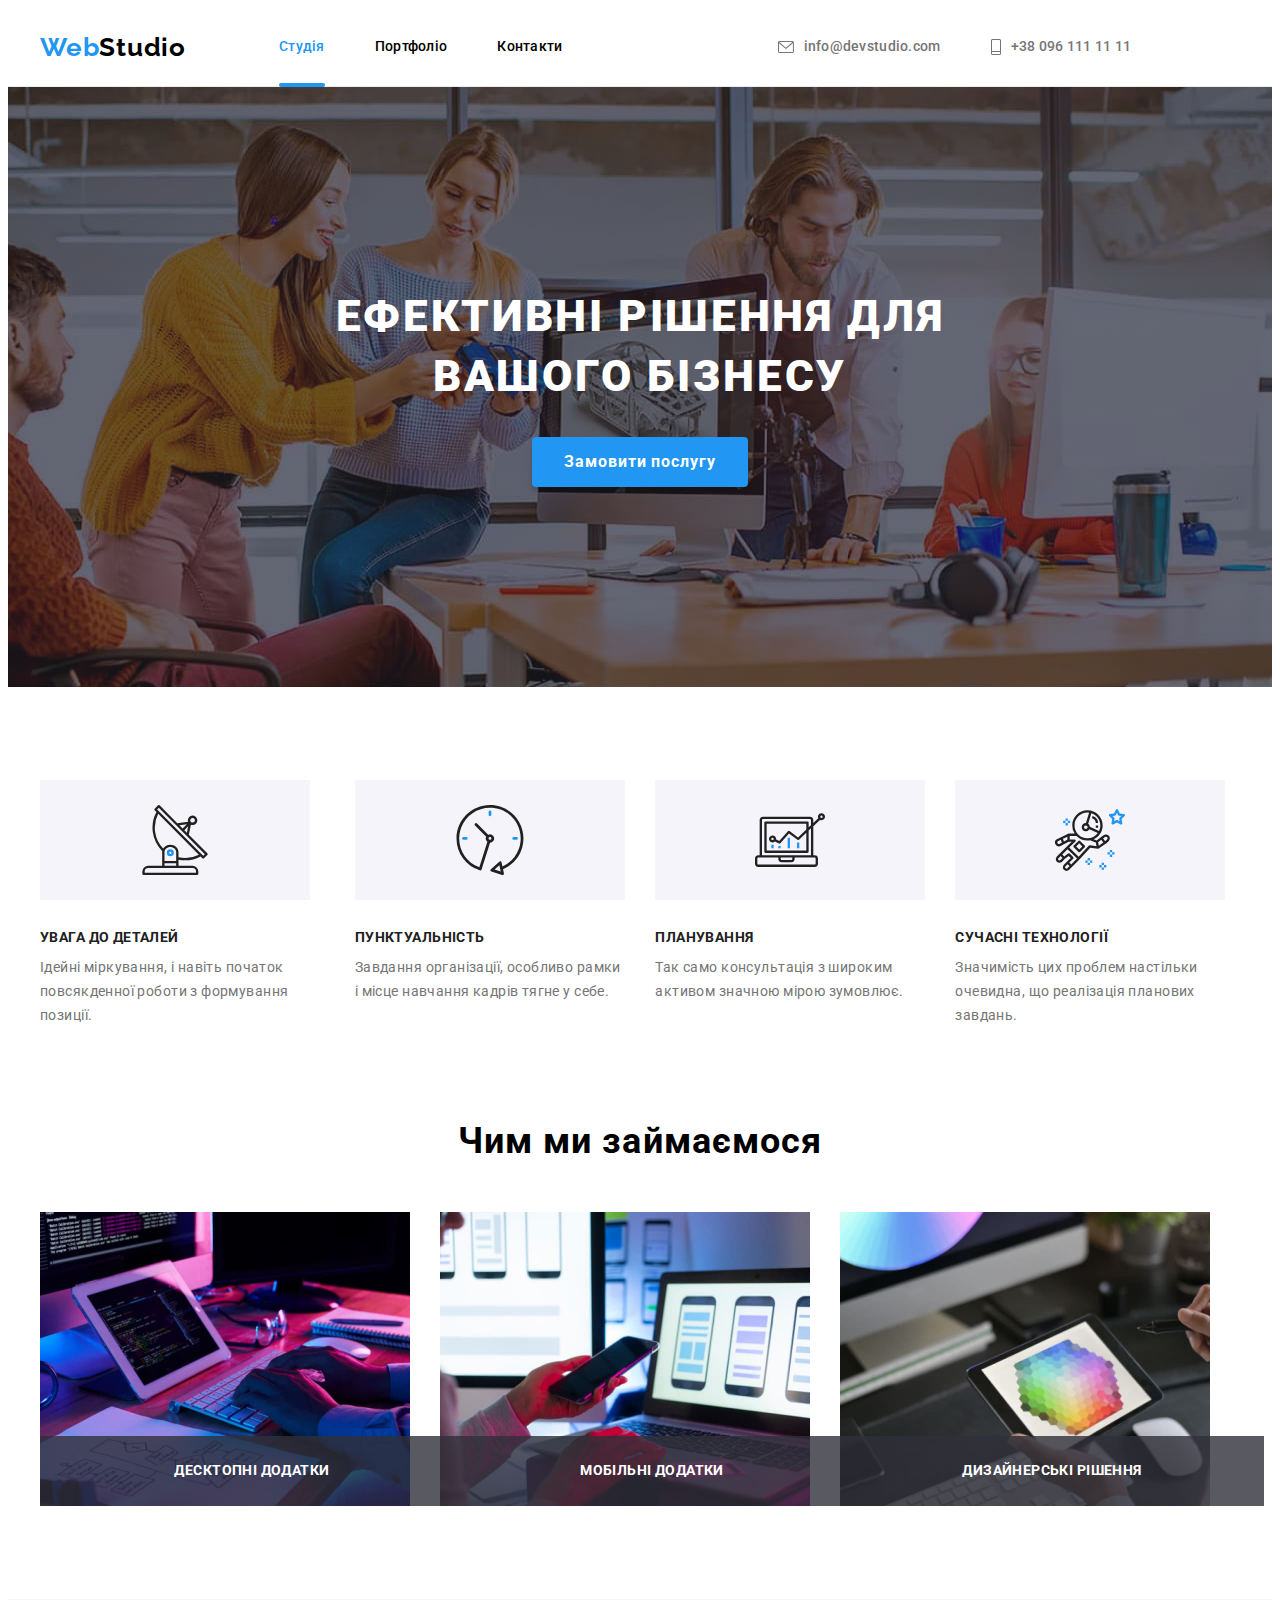
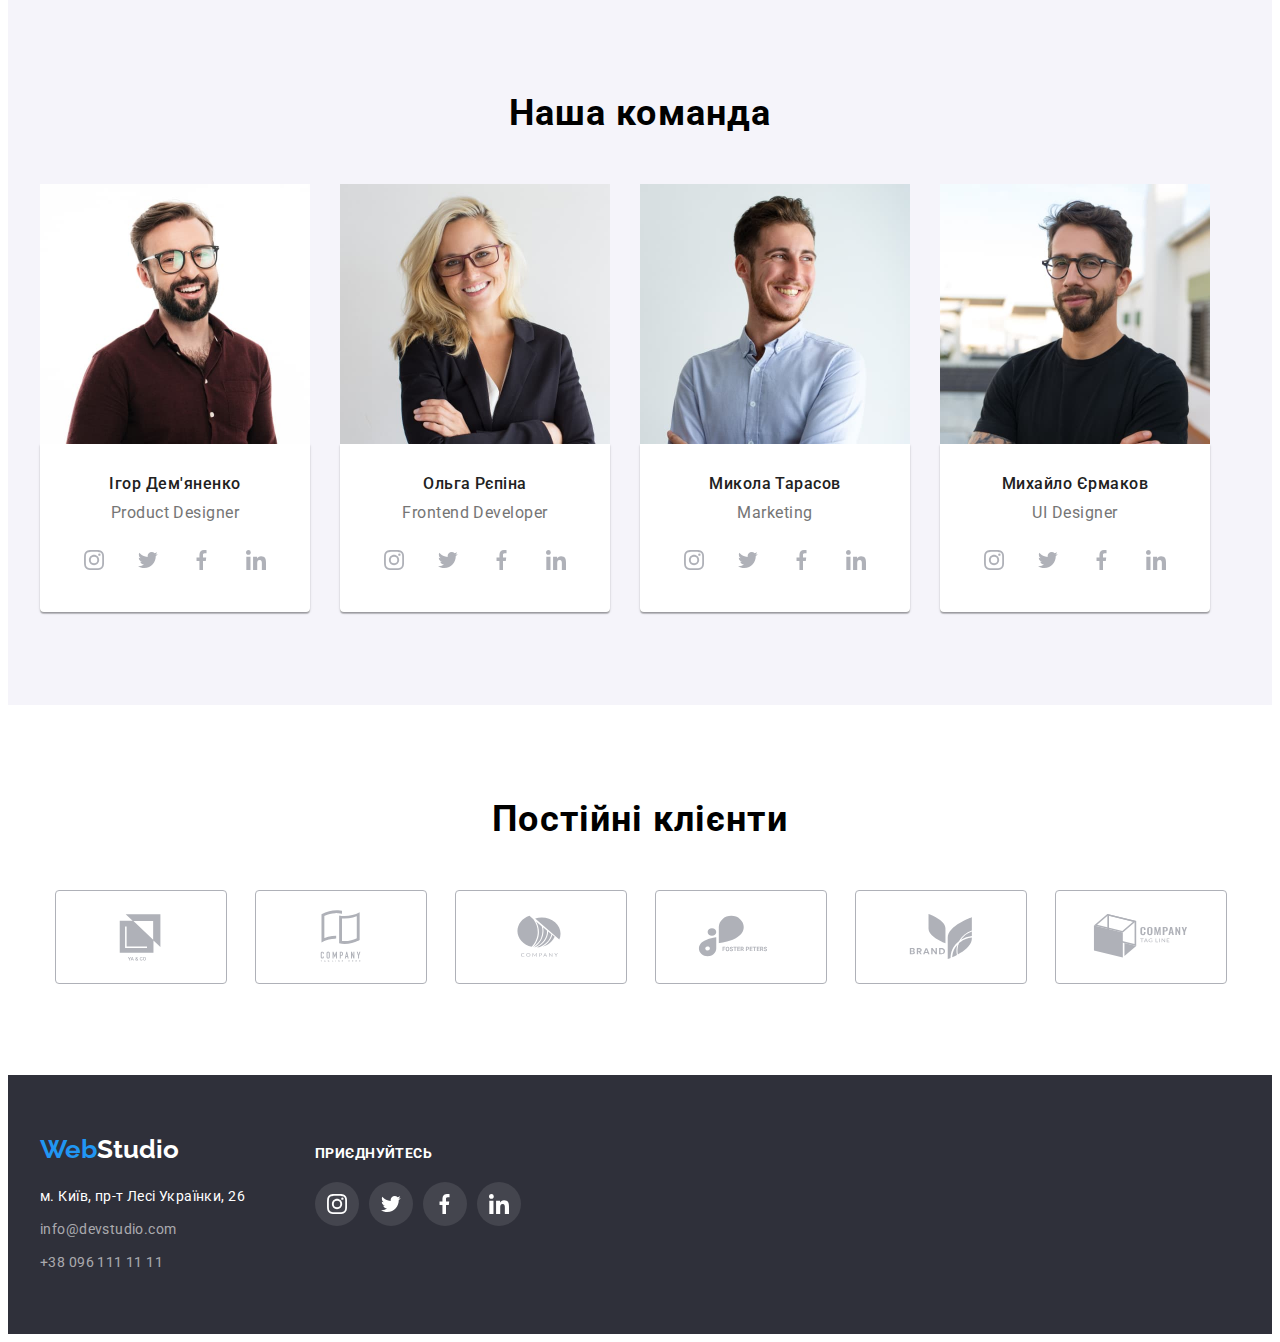
<file: index.html>
<!DOCTYPE html>
<html lang="uk">
  <head>
    <meta charset="UTF-8" />
    <meta http-equiv="X-UA-Compatible" content="IE=edge" />
    <meta name="viewport" content="width=device-width, initial-scale=1.0" />
    <title>WebStudio</title>
    <link rel="preconnect" href="https://fonts.googleapis.com" />
    <link rel="preconnect" href="https://fonts.gstatic.com" crossorigin />
    <link
      href="https://fonts.googleapis.com/css2?family=Raleway:wght@700&family=Roboto:wght@400;500;700;900&display=swap"
      rel="stylesheet"
    />

    <link
      rel="stylesheet"
      href="https://cdnjs.cloudflare.com/ajax/libs/modern-normalize/1.1.0/modern-normalize.min.css"
      integrity="sha512-wpPYUAdjBVSE4KJnH1VR1HeZfpl1ub8YT/NKx4PuQ5NmX2tKuGu6U/JRp5y+Y8XG2tV+wKQpNHVUX03MfMFn9Q=="
      crossorigin="anonymous"
      referrerpolicy="no-referrer"
    />

    <link rel="stylesheet" href="./css/styles.css" />
  </head>
  <body>
    <header class="header">
      <div class="container">
        <nav class="menu-navigation">
          <a href="./index.html" class="logo link" lang="en">
            <span class="logo-accent">Web</span>Studio</a
          >
          <ul class="menu list">
            <li class="menu-header-item">
              <a class="menu-item link current" href="./index.html">Студія</a>
            </li>
            <li class="menu-header-item">
              <a class="menu-item link" href="./portfolio.html">Портфоліо</a>
            </li>
            <li class="menu-header-item">
              <a class="menu-item link" href="#">Контакти</a>
            </li>
          </ul>
        </nav>

        <ul class="contacts list">
          <li class="menu-header-item">
            <a class="contact-item link" href="mailto:info@devstudio.com"
              ><svg class="icon-contact-mail" width="16" height="12">
                <use href="./images/symbol-defs.svg#icon-mail"></use></svg
              >info@devstudio.com</a
            >
          </li>
          <li class="menu-header-item">
            <a class="contact-item link" href="tel:+380961111111"
              ><svg class="icon-contact-phone" width="10" height="16">
                <use href="./images/symbol-defs.svg#icon-phone"></use></svg
              >+38 096 111 11 11</a
            >
          </li>
        </ul>
      </div>
    </header>

    <main>
      <section class="main main-bg">
        <h1 class="title">Ефективні рішення для вашого бізнесу</h1>
        <button class="button-main" type="button" data-modal-open>
          Замовити послугу
        </button>
      </section>
      <section class="features">
        <div class="container">
          <h2 class="visually-hidden">Переваги</h2>
          <ul class="feature-header list">
            <li class="feature-item">
              <div class="feature-container">
                <svg class="icon-feature-container" width="70" height="70">
                  <use href="./images/symbol-defs.svg#icon-antenna"></use>
                </svg>
              </div>
              <h3 class="feature-title">УВАГА ДО ДЕТАЛЕЙ</h3>
              <p class="feature-text">
                Ідейні міркування, і навіть початок повсякденної роботи з
                формування позиції.
              </p>
            </li>
            <li class="feature-item">
              <div class="feature-container">
                <svg class="icon-feature-container" width="70" height="70">
                  <use href="./images/symbol-defs.svg#icon-clock"></use>
                </svg>
              </div>
              <h3 class="feature-title">ПУНКТУАЛЬНІСТЬ</h3>
              <p class="feature-text">
                Завдання організації, особливо рамки і місце навчання кадрів
                тягне у себе.
              </p>
            </li>
            <li class="feature-item">
              <div class="feature-container">
                <svg class="icon-feature-container" width="70" height="70">
                  <use href="./images/symbol-defs.svg#icon-diagram"></use>
                </svg>
              </div>
              <h3 class="feature-title">ПЛАНУВАННЯ</h3>
              <p class="feature-text">
                Так само консультація з широким активом значною мірою зумовлює.
              </p>
            </li>
            <li class="feature-item">
              <div class="feature-container">
                <svg class="icon-feature-container" width="70" height="70">
                  <use href="./images/symbol-defs.svg#icon-astronaut"></use>
                </svg>
              </div>
              <h3 class="feature-title">СУЧАСНІ ТЕХНОЛОГІЇ</h3>
              <p class="feature-text">
                Значимість цих проблем настільки очевидна, що реалізація
                планових завдань.
              </p>
            </li>
          </ul>
        </div>
      </section>
      <section class="tittle-works">
        <div class="container">
          <h2 class="title-works-head link">Чим ми займаємося</h2>
          <ul class="title-works-list list">
            <li class="title-works-item link">
              <div class="title-works-container">
                <img
                  src="./images/write-img.jpg"
                  alt="написання"
                  width="370"
                  height="294"
                />
                <p class="title-works-text">Десктопні додатки</p>
              </div>
            </li>
            <li class="title-works-item link">
              <div class="title-works-container">
                <img
                  src="./images/mobile-img.jpg"
                  alt="мобільний"
                  width="370"
                  height="294"
                />
                <p class="title-works-text">Мобільні додатки</p>
              </div>
            </li>
            <li class="title-works-item link">
              <div class="title-works-container">
                <img
                  src="./images/draw-img.jpg"
                  alt="малювання"
                  width="370"
                  height="294"
                />
                <p class="title-works-text">Дизайнерські рішення</p>
              </div>
            </li>
          </ul>
        </div>
      </section>
      <section class="title-command">
        <div class="container">
          <h2 class="title-head-command">Наша команда</h2>
          <ul class="title-command-list list">
            <li class="title-comand-item">
              <img
                src="./images/img-demianenko.jpg"
                alt="Ігор-Дем'яненко"
                width="270"
                height="260"
              />
              <div class="title-comand-container">
                <h3 class="title-command-name">Ігор Дем'яненко</h3>
                <p class="title-command-text">Product Designer</p>
                <ul class="title-list-link">
                  <li class="title-link list">
                    <a class="icon-title-link" href="#"
                      ><svg class="icon-title-comand" width="20" height="20">
                        <use
                          href="./images/symbol-defs.svg#icon-instagram"
                        ></use></svg
                    ></a>
                  </li>
                  <li class="title-link list">
                    <a class="icon-title-link" href="#"
                      ><svg class="icon-title-comand" width="20" height="20">
                        <use
                          href="./images/symbol-defs.svg#icon-twiter"
                        ></use></svg
                    ></a>
                  </li>
                  <li class="title-link list">
                    <a class="icon-title-link" href="#"
                      ><svg class="icon-title-comand" width="20" height="20">
                        <use
                          href="./images/symbol-defs.svg#icon-facebook"
                        ></use></svg
                    ></a>
                  </li>
                  <li class="title-link list">
                    <a class="icon-title-link" href="#"
                      ><svg class="icon-title-comand" width="20" height="20">
                        <use
                          href="./images/symbol-defs.svg#icon-linkedin"
                        ></use></svg
                    ></a>
                  </li>
                </ul>
              </div>
            </li>
            <li class="title-comand-item">
              <img
                src="./images/img-repina.jpg"
                alt="Ольга-Рєпіна"
                width="270"
                height="260"
              />
              <div class="title-comand-container">
                <h3 class="title-command-name">Ольга Рєпіна</h3>
                <p class="title-command-text">Frontend Developer</p>
                <ul class="title-list-link">
                  <li class="title-link list">
                    <a class="icon-title-link" href="#"
                      ><svg class="icon-title-comand" width="20" height="20">
                        <use
                          href="./images/symbol-defs.svg#icon-instagram"
                        ></use></svg
                    ></a>
                  </li>
                  <li class="title-link list">
                    <a class="icon-title-link" href="#"
                      ><svg class="icon-title-comand" width="20" height="20">
                        <use
                          href="./images/symbol-defs.svg#icon-twiter"
                        ></use></svg
                    ></a>
                  </li>
                  <li class="title-link list">
                    <a class="icon-title-link" href="#"
                      ><svg class="icon-title-comand" width="20" height="20">
                        <use
                          href="./images/symbol-defs.svg#icon-facebook"
                        ></use></svg
                    ></a>
                  </li>
                  <li class="title-link list">
                    <a class="icon-title-link" href="#"
                      ><svg class="icon-title-comand" width="20" height="20">
                        <use
                          href="./images/symbol-defs.svg#icon-linkedin"
                        ></use></svg
                    ></a>
                  </li>
                </ul>
              </div>
            </li>
            <li class="title-comand-item">
              <img
                src="./images/img-tarasov.jpg"
                alt="Микола-Тарасов"
                width="270"
                height="260"
              />
              <div class="title-comand-container">
                <h3 class="title-command-name">Микола Тарасов</h3>
                <p class="title-command-text">Marketing</p>
                <ul class="title-list-link">
                  <li class="title-link list">
                    <a class="icon-title-link" href="#"
                      ><svg class="icon-title-comand" width="20" height="20">
                        <use
                          href="./images/symbol-defs.svg#icon-instagram"
                        ></use></svg
                    ></a>
                  </li>
                  <li class="title-link list">
                    <a class="icon-title-link" href="#"
                      ><svg class="icon-title-comand" width="20" height="20">
                        <use
                          href="./images/symbol-defs.svg#icon-twiter"
                        ></use></svg
                    ></a>
                  </li>
                  <li class="title-link list">
                    <a class="icon-title-link" href="#"
                      ><svg class="icon-title-comand" width="20" height="20">
                        <use
                          href="./images/symbol-defs.svg#icon-facebook"
                        ></use></svg
                    ></a>
                  </li>
                  <li class="title-link list">
                    <a class="icon-title-link" href="#"
                      ><svg class="icon-title-comand" width="20" height="20">
                        <use
                          href="./images/symbol-defs.svg#icon-linkedin"
                        ></use></svg
                    ></a>
                  </li>
                </ul>
              </div>
            </li>
            <li class="title-comand-item">
              <img
                src="./images/img-iermakov.jpg"
                alt="Михайло-Єрмаков"
                width="270"
                height="260"
              />
              <div class="title-comand-container">
                <h3 class="title-command-name">Михайло Єрмаков</h3>
                <p class="title-command-text">UI Designer</p>
                <ul class="title-list-link">
                  <li class="title-link list">
                    <a class="icon-title-link" href="#"
                      ><svg class="icon-title-comand" width="20" height="20">
                        <use
                          href="./images/symbol-defs.svg#icon-instagram"
                        ></use></svg
                    ></a>
                  </li>
                  <li class="title-link list">
                    <a class="icon-title-link" href="#"
                      ><svg class="icon-title-comand" width="20" height="20">
                        <use
                          href="./images/symbol-defs.svg#icon-twiter"
                        ></use></svg
                    ></a>
                  </li>
                  <li class="title-link list">
                    <a class="icon-title-link" href="#"
                      ><svg class="icon-title-comand" width="20" height="20">
                        <use
                          href="./images/symbol-defs.svg#icon-facebook"
                        ></use></svg
                    ></a>
                  </li>
                  <li class="title-link list">
                    <a class="icon-title-link" href="#"
                      ><svg class="icon-title-comand" width="20" height="20">
                        <use
                          href="./images/symbol-defs.svg#icon-linkedin"
                        ></use></svg
                    ></a>
                  </li>
                </ul>
              </div>
            </li>
          </ul>
        </div>
      </section>

      <section class="clients">
        <div class="container">
          <h2 class="clients-title link">Постійні клієнти</h2>
          <ul class="clients-list-item">
            <li class="icon-clients-list list">
              <a class="icon-title-clients" href="#"
                ><svg class="icon-title-logo" width="106" height="60">
                  <use
                    href="./images/symbol-defs.svg#icon-logocompany-1"
                  ></use></svg
              ></a>
            </li>
            <li class="icon-clients-list list">
              <a class="icon-title-clients" href="#"
                ><svg class="icon-title-logo" width="106" height="60">
                  <use
                    href="./images/symbol-defs.svg#icon-logocompany-2"
                  ></use></svg
              ></a>
            </li>
            <li class="icon-clients-list list">
              <a class="icon-title-clients" href="#"
                ><svg class="icon-title-logo" width="106" height="60">
                  <use
                    href="./images/symbol-defs.svg#icon-logocompany-3"
                  ></use></svg
              ></a>
            </li>
            <li class="icon-clients-list list">
              <a class="icon-title-clients" href="#"
                ><svg class="icon-title-logo" width="106" height="60">
                  <use
                    href="./images/symbol-defs.svg#icon-logocompany-4"
                  ></use></svg
              ></a>
            </li>
            <li class="icon-clients-list list">
              <a class="icon-title-clients" href="#"
                ><svg class="icon-title-logo" width="106" height="60">
                  <use
                    href="./images/symbol-defs.svg#icon-logocompany-5"
                  ></use></svg
              ></a>
            </li>
            <li class="icon-clients-list list">
              <a class="icon-title-clients" href="#"
                ><svg class="icon-title-logo" width="106" height="60">
                  <use
                    href="./images/symbol-defs.svg#icon-logocompany-6"
                  ></use></svg
              ></a>
            </li>
          </ul>
        </div>
      </section>
    </main>
    <footer class="footer">
      <div class="container first-footer">
        <div class="footer-list">
          <a class="logo-footer link" href="#" lang="en"
            ><span class="logo-footer-accent">Web</span>Studio</a
          >
          <address>
            <ul class="address-list">
              <li class="address-item">
                <a
                  class="address-maps link"
                  href="https://goo.gl/maps/V1Hk7Ykf44uA4jdVA"
                  target="_blank"
                  rel="noreferrer noopener"
                >
                  м. Київ, пр-т Лесі Українки, 26</a
                >
              </li>
              <li class="address-item">
                <a class="address-item link" href="mailto:info@devstudio.com"
                  >info@devstudio.com</a
                >
              </li>
              <li class="address-item">
                <a class="address-item link" href="tel:+380961111111"
                  >+38 096 111 11 11</a
                >
              </li>
            </ul>
          </address>
        </div>

        <div class="last-footer">
          <p class="footer-last-header">приєднуйтесь</p>
          <ul class="footer-list-link">
            <li class="footer-link list">
              <a class="icon-footer-link" href="#"
                ><svg class="icon-title-footer" width="20" height="20">
                  <use
                    href="./images/symbol-defs.svg#icon-instagram"
                  ></use></svg
              ></a>
            </li>
            <li class="footer-link list">
              <a class="icon-footer-link" href="#"
                ><svg class="icon-title-footer" width="20" height="20">
                  <use href="./images/symbol-defs.svg#icon-twiter"></use></svg
              ></a>
            </li>
            <li class="footer-link list">
              <a class="icon-footer-link" href="#"
                ><svg class="icon-title-footer" width="20" height="20">
                  <use href="./images/symbol-defs.svg#icon-facebook"></use></svg
              ></a>
            </li>
            <li class="footer-link list">
              <a class="icon-footer-link" href="#"
                ><svg class="icon-title-footer" width="20" height="20">
                  <use href="./images/symbol-defs.svg#icon-linkedin"></use></svg
              ></a>
            </li>
          </ul>
        </div>
      </div>
    </footer>

    <div class="backdrop is-hidden" data-modal>
      <div class="modal">
        <button type="button" class="modal-btn" data-modal-close>
          <svg class="modal-close-icon" width="11" height="11">
            <use href="./images/symbol-defs.svg#icon-close"></use>
          </svg>
        </button>
      </div>
    </div>
    <script src="./js/modal.js"></script>
  </body>
</html>
</file>
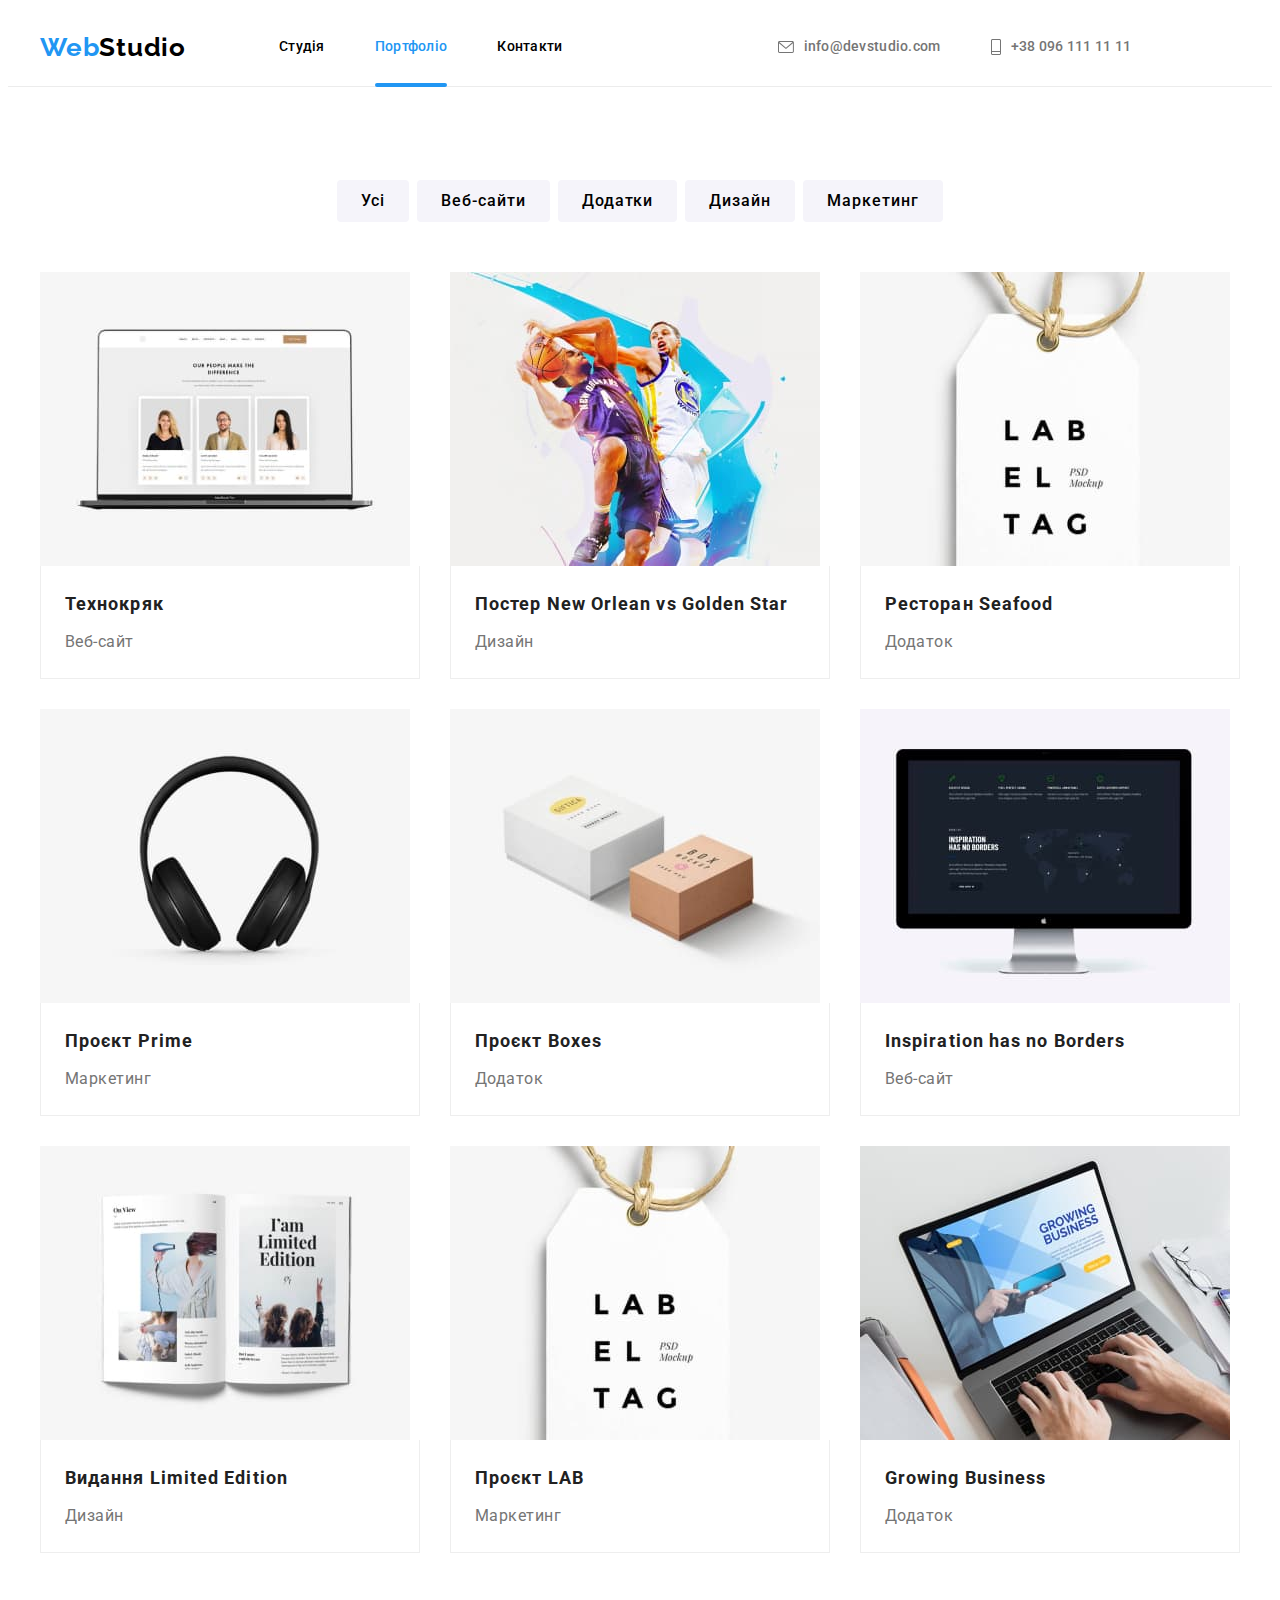
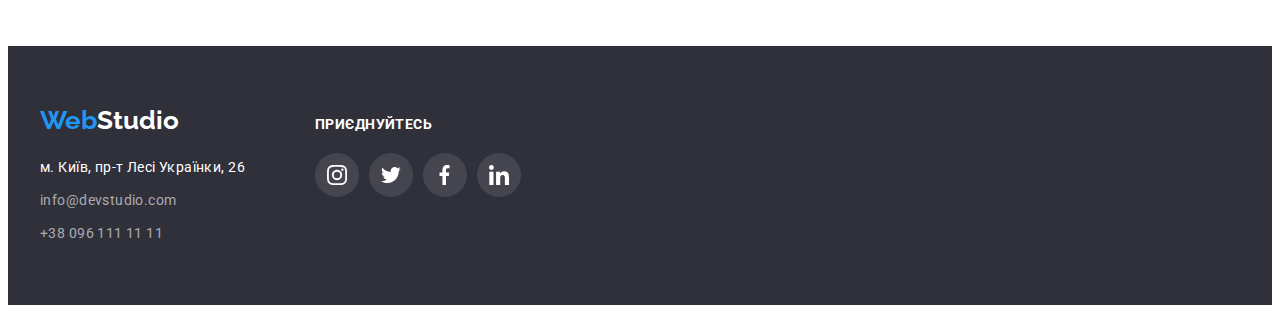
<file: portfolio.html>
<!DOCTYPE html>
<html lang="uk">
  <head>
    <meta charset="UTF-8" />
    <meta http-equiv="X-UA-Compatible" content="IE=edge" />
    <meta name="viewport" content="width=device-width, initial-scale=1.0" />
    <title>WebStudio</title>
    <link rel="preconnect" href="https://fonts.googleapis.com" />
    <link rel="preconnect" href="https://fonts.gstatic.com" crossorigin />
    <link
      href="https://fonts.googleapis.com/css2?family=Raleway:wght@700&family=Roboto:wght@400;500;700;900&display=swap"
      rel="stylesheet"
    />

    <link
      rel="stylesheet"
      href="https://cdnjs.cloudflare.com/ajax/libs/modern-normalize/1.1.0/modern-normalize.min.css"
      integrity="sha512-wpPYUAdjBVSE4KJnH1VR1HeZfpl1ub8YT/NKx4PuQ5NmX2tKuGu6U/JRp5y+Y8XG2tV+wKQpNHVUX03MfMFn9Q=="
      crossorigin="anonymous"
      referrerpolicy="no-referrer"
    />

    <link rel="stylesheet" href="./css/styles.css" />
  </head>
  <body>
    <header class="header">
      <div class="container">
        <nav class="menu-navigation">
          <a href="./index.html" class="logo link" lang="en">
            <span class="logo-accent">Web</span>Studio</a
          >
          <ul class="menu list">
            <li class="menu-header-item">
              <a class="menu-item link" href="./index.html">Студія</a>
            </li>
            <li class="menu-header-item">
              <a class="menu-item link current" href="./portfolio.html">Портфоліо</a>
            </li>
            <li class="menu-header-item">
              <a class="menu-item link" href="#">Контакти</a>
            </li>
          </ul>
        </nav>

          <ul class="contacts list">
            <li class="menu-header-item">
              <a class="contact-item link" href="mailto:info@devstudio.com"
                ><svg class="icon-contact-mail" width="16" height="12">
                  <use href="./images/symbol-defs.svg#icon-mail"></use>
                </svg>info@devstudio.com</a
              >
            </li>
            <li class="menu-header-item">
              <a class="contact-item link" href="tel:+380961111111"
                ><svg class="icon-contact-phone" width="10" height="16">
                  <use href="./images/symbol-defs.svg#icon-phone"></use>
                </svg>+38 096 111 11 11</a
              >
            </li>
          </ul>
      </div>
    </header>

    <main>
      <section class="portfolio-main">
        <div class="container">
          <h1 class="visually-hidden">Портфоліо</h1>
          <ul class="buttons-list list">
            <li>
              <button
                class="buttons-portfolio-item header-button-portfolio"
                type="button"
              >
                Усі
              </button>
            </li>
            <li>
              <button class="buttons-portfolio-item" type="button">
                Веб-сайти
              </button>
            </li>
            <li>
              <button class="buttons-portfolio-item" type="button">
                Додатки
              </button>
            </li>
            <li>
              <button class="buttons-portfolio-item" type="button">
                Дизайн
              </button>
            </li>
            <li>
              <button class="buttons-portfolio-item" type="button">
                Маркетинг
              </button>
            </li>
          </ul>
          <ul class="projects-item list">
            <li class="projects-item-list">
              <a href="#" class="project-link link">
                <div class="projects-modale-container">
                <img
                  src="./images/technokriak.jpg"
                  alt="technokriak"
                  width="370"
                />
                <p class="projects-modale-text">
                  Ресурс пропонує комплексні пропозиції з різним рівнем
                  функціоналу та сервісів. Все це дозволить відвідувачу
                  отримати вичерпні відомості про компанію чи приватну особу.
                </p>
              </div>
                <div class="projects-container">
                  <h2 class="projects-head">Технокряк</h2>
                  <p class="projects-text">Веб-сайт</p>
                </div>
              </a>
            </li>
            <li class="projects-item-list">
              <a href="#" class="project-link link">
                <div class="projects-modale-container">
                <img src="./images/players.jpg" alt="players" width="370" />
                <p class="projects-modale-text">
                  Ресурс пропонує комплексні пропозиції з різним рівнем
                  функціоналу та сервісів. Все це дозволить відвідувачу
                  отримати вичерпні відомості про компанію чи приватну особу.
                </p>
              </div>
                <div class="projects-container">
                  <h2 class="projects-head">
                    Постер <span lang="en">New Orlean vs Golden Star</span>
                  </h2>
                  <p class="projects-text">Дизайн</p>
                </div>
              </a>
            </li>
            <li class="projects-item-list">
              <a href="#" class="project-link link">
                <div class="projects-modale-container">
                <img src="./images/label.jpg" alt="label" width="370" />
                <p class="projects-modale-text">
                  Ресурс пропонує комплексні пропозиції з різним рівнем
                  функціоналу та сервісів. Все це дозволить відвідувачу
                  отримати вичерпні відомості про компанію чи приватну особу.
                </p>
              </div>
                <div class="projects-container">
                  <h2 class="projects-head">
                    Ресторан <span lang="en">Seafood</span>
                  </h2>
                  <p class="projects-text">Додаток</p>
                </div>
              </a>
            </li>
            <li class="projects-item-list">
              <a href="#" class="project-link link">
                <div class="projects-modale-container">
                <img src="./images/headphone.jpg" alt="headphone" width="370" />
                <p class="projects-modale-text">
                  Ресурс пропонує комплексні пропозиції з різним рівнем
                  функціоналу та сервісів. Все це дозволить відвідувачу
                  отримати вичерпні відомості про компанію чи приватну особу.
                </p>
              </div>
                <div class="projects-container">
                  <h2 class="projects-head">
                    Проєкт <span lang="en">Prime</span>
                  </h2>
                  <p class="projects-text">Маркетинг</p>
                </div>
              </a>
            </li>
            <li class="projects-item-list">
              <a href="#" class="project-link link">
                <div class="projects-modale-container">
                <img src="./images/boxes.jpg" alt="boxes" width="370" />
                <p class="projects-modale-text">
                  Ресурс пропонує комплексні пропозиції з різним рівнем
                  функціоналу та сервісів. Все це дозволить відвідувачу
                  отримати вичерпні відомості про компанію чи приватну особу.
                </p>
              </div>
                <div class="projects-container">
                  <h2 class="projects-head">
                    Проєкт <span lang="en">Boxes</span>
                  </h2>
                  <p class="projects-text">Додаток</p>
                </div>
              </a>
            </li>
            <li class="projects-item-list">
              <a href="#" class="project-link link">
                <div class="projects-modale-container">
                <img src="./images/screen.jpg" alt="screen" width="370" />
                <p class="projects-modale-text">
                  Ресурс пропонує комплексні пропозиції з різним рівнем
                  функціоналу та сервісів. Все це дозволить відвідувачу
                  отримати вичерпні відомості про компанію чи приватну особу.
                </p>
              </div>
                <div class="projects-container">
                  <h2 class="projects-head">
                    <span lang="en">Inspiration has no Borders</span>
                  </h2>
                  <p class="projects-text">Веб-сайт</p>
                </div>
              </a>
            </li>
            <li class="projects-item-list">
              <a href="#" class="project-link link">
                <div class="projects-modale-container">
                <img src="./images/openbook.jpg" alt="openbook" width="370" />
                <p class="projects-modale-text">
                  Ресурс пропонує комплексні пропозиції з різним рівнем
                  функціоналу та сервісів. Все це дозволить відвідувачу
                  отримати вичерпні відомості про компанію чи приватну особу.
                </p>
              </div>
                <div class="projects-container">
                  <h2 class="projects-head">
                    Видання <span lang="en">Limited Edition</span>
                  </h2>
                  <p class="projects-text">Дизайн</p>
                </div>
              </a>
            </li>
            <li class="projects-item-list">
              <a href="#" class="project-link link">
                <div class="projects-modale-container">
                <img src="./images/label.jpg" alt="label" width="370" />
                <p class="projects-modale-text">
                  Ресурс пропонує комплексні пропозиції з різним рівнем
                  функціоналу та сервісів. Все це дозволить відвідувачу
                  отримати вичерпні відомості про компанію чи приватну особу.
                </p>
              </div>
                <div class="projects-container">
                  <h2 class="projects-head">
                    Проєкт <span lang="en">LAB</span>
                  </h2>
                  <p class="projects-text">Маркетинг</p>
                </div>
              </a>
            </li>
            <li class="projects-item-list">
              <a href="#" class="project-link link">
                <div class="projects-modale-container">
                <img src="./images/laptop.jpg" alt="laptop" width="370" />
                <p class="projects-modale-text">
                  Ресурс пропонує комплексні пропозиції з різним рівнем
                  функціоналу та сервісів. Все це дозволить відвідувачу
                  отримати вичерпні відомості про компанію чи приватну особу.
                </p>
              </div>
                <div class="projects-container">
                  <h2 class="projects-head">
                    <span lang="en">Growing Business</span>
                  </h2>
                  <p class="projects-text">Додаток</p>
                </div>
              </a>
            </li>
          </ul>
        </div>
      </section>
    </main>

  </main>
  <footer class="footer">
    <div class="container first-footer">
      <div class="footer-list">
      <a class="logo-footer link" href="#" lang="en"
        ><span class="logo-footer-accent">Web</span
        >Studio</a
      >
      <address>
        <ul class="address-list">
          <li class="address-item">
            <a
              class="address-maps link"
              href="https://goo.gl/maps/V1Hk7Ykf44uA4jdVA"
              target="_blank"
              rel="noreferrer noopener"
            >
              м. Київ, пр-т Лесі Українки, 26</a
            >
          </li>
          <li class="address-item">
            <a class="address-item link" href="mailto:info@devstudio.com"
              >info@devstudio.com</a
            >
          </li>
          <li class="address-item">
            <a class="address-item link" href="tel:+380961111111"
              >+38 096 111 11 11</a
            >
          </li>
        </ul>
      </address>
    </div>

      <div class="last-footer">
        <h3 class="footer-last-header">приєднуйтесь</h3>
        <ul class="footer-list-link">
          <li class="footer-link list"><a class="icon-footer-link" href="#"><svg class="icon-title-footer" width="20" height="20">
            <use href="./images/symbol-defs.svg#icon-instagram"></use>
          </svg></a></li>
          <li class="footer-link list"><a class="icon-footer-link" href="#"><svg class="icon-title-footer" width="20" height="20">
            <use href="./images/symbol-defs.svg#icon-twiter"></use>
          </svg></a></li>
          <li class="footer-link list"><a class="icon-footer-link" href="#"><svg class="icon-title-footer" width="20" height="20">
            <use href="./images/symbol-defs.svg#icon-facebook"></use>
          </svg></a></li>
          <li class="footer-link list"><a class="icon-footer-link" href="#"><svg class="icon-title-footer" width="20" height="20">
            <use href="./images/symbol-defs.svg#icon-linkedin"></use>
          </svg></a></li>
        </ul>
      </div>
      </div>
  </footer>
</body>
</html>
</file>
<file: css/styles.css>
:root {
  --logo-color: #000000;
  --accent-color: #2196f3;
  --primary-main-color: #000000;
  --primary-text-color: #757575;
  --primary-white-color: #ffffff;
  --secondary-text-color: #212121;
  --background-head-color: #f5f4fa;
  --container-border-color: #eeeeee;
  --transition-duration: 250ms;
  --cubic-bezier: cubic-bezier(0.4, 0, 0.2, 1);
}

p,
h1,
h2,
h3,
h4,
h5,
h6 {
  margin: 0;
}

ul {
  padding: 0;
  margin: 0;
}

img {
  display: block;
  max-width: 100%;
  height: auto;
}

a {
  color: currentColor;
  text-decoration: none;
}

body {
  font-family: "Roboto", sans-serif;
  background-color: var(--primary-white-color);
  color: var(--primary-text-color);
}

.link {
  text-decoration: none;
  font-style: normal;
}

.list {
  list-style: none;
  font-style: normal;
}

.button-main,
.buttons-portfolio-item {
  cursor: pointer;
}

.link.current {
  color: var(--accent-color);
}

/* *********************************HEADER**************************/

.header {
  border-bottom: 1px solid #ececec;
}

.header > .container {
  display: flex;
  align-items: center;
}

.container {
  max-width: 1200px;
  margin: -1px auto;
  padding-left: 15px;
  padding-right: 15px;
}

.logo {
  display: inline-block;
  margin-right: 93px;

  font-family: "Raleway", sans-serif;
  font-weight: 700;
  font-size: 26px;
  line-height: 1.19;
  letter-spacing: 0.03em;
  color: var(--logo-color);
}

.logo-accent {
  color: var(--accent-color);
}

.link.current {
  position: relative;
  color: var(--accent-color);
}

.current::after {
  position: absolute;

  display: block;

  content: "";
  bottom: 0;
  left: 0;

  width: 100%;
  height: 4px;
  background: var(--accent-color);
  border-radius: 2px;
}

.menu-navigation {
  display: flex;
  align-items: center;
}

.menu {
  display: flex;
  gap: 50px;
}

.menu .link {
  display: block;
  padding-top: 32px;
  padding-bottom: 32px;
}

.menu :hover,
.menu :focus {
  color: var(--accent-color);
}

.menu.list:first-child {
  padding-right: 0;
}

.menu-header-item:last-child{
  margin-right: 0;
}

.menu-item {
  position: relative;
  margin-right: 50px;
  
  font-weight: 500;
  font-size: 14px;
  line-height: 1.14;
  letter-spacing: 0.02em;
  color: var(--primary-main-color);
  transition: color var(--transition-duration) var(--cubic-bezier);

}

.menu-item:last-child {
  margin-right: 0;
}

.contacts {
  display: flex;
  gap: 50px;
  margin-left: 215px;
}

.contacts :hover,
.contacts :focus {
  color: var(--accent-color);
}

.icon-contact-mail {
  fill: currentColor;
}

.icon-contact-phone {
  fill: currentColor;
}

.icon-contact-mail :hover,
.icon-contact-mail :focus {
  color: var(--accent-color);
}

.icon-contact-phone :hover,
.icon-contact-phone :focus {
  color: var(--accent-color);
}

.contact-item {
  position: relative;

  display: flex;
  gap: 10px;
  align-items: center;
  justify-content: center;
  padding-top: 32px;
  padding-bottom: 32px;

  font-weight: 500;
  font-size: 14px;
  line-height: 1.14;
  letter-spacing: 0.02em;
  color: var(--primary-text-color);

  transition: color var(--transition-duration) var(--cubic-bezier);
}

/* *********************************MAIN**************************/

.main {
  margin-left: auto;
  margin-right: auto;
  align-items: center;
  padding: 200px 0;

  background-color: #c4c4c4;
  text-align: center;
  max-width: 1600px;

  background-repeat: no-repeat;
  background-position: center;
  background-size: cover;
  background-image: linear-gradient(to right, rgba(47, 48, 58, 0.4), rgba(47, 48, 58, 0.4)),
      url("../images/imghero.jpg");
}

.title {
  margin: auto;
  margin-bottom: 30px;

  font-weight: 900;
  font-size: 44px;
  line-height: 1.36;
  text-align: center;
  letter-spacing: 0.06em;
  text-transform: uppercase;
  width: 696px;
  color: var(--primary-white-color);
}

.visually-hidden {
  position: absolute;
  white-space: nowrap;
  width: 1px;
  height: 1px;
  overflow: hidden;
  border: 0;
  padding: 0;
  clip: rect(0 0 0 0);
  clip-path: inset(50%);
  margin: -1px;
}

.button-main {
  display: inline-block;
  margin: 0 auto;
  padding: 10px 32px;

  font-family: inherit;
  font-weight: 700;
  font-size: 16px;
  line-height: 1.88;
  letter-spacing: 0.06em;
  background-color: var(--accent-color);
  color: var(--primary-white-color);
  text-decoration: none;

  border-color: transparent;
  border-radius: 4px;
  border: 0;

  box-shadow: 0px 4px 4px rgba(0, 0, 0, 0.15);

  transition: background-color var(--transition-duration) var(--cubic-bezier);
}

.button-main:hover,
.button-main:focus {
  background-color: #188ce8;
}

/* ***********************************ПЕРЕВАГИ************************************** */

.features {
  padding-top: 94px;
  padding-bottom: 47px;
}

.feature-header {
  display: flex;
  gap: 30px;
}

.feuture-item {
  width: 270px;
  margin-left: 30px;
}
.fueture-item:first-child {
  gap: 0;
}

.feature-container {
  display: flex;
  align-items: center;
  justify-content: center;

  background-color: var(--background-head-color);
  width: 270px;
  height: 120px;
}

.feature-title {
  padding-top: 30px;
  margin-bottom: 10px;

  font-style: normal;
  font-weight: 700;
  font-size: 14px;
  line-height: 1.14;
  letter-spacing: 0.03em;
  text-transform: uppercase;
  color: var(--secondary-text-color);
}

.feature-text {
  font-size: 14px;
  line-height: 1.71;
  letter-spacing: 0.03em;
}

/* **********************************************TITTLE***************************************** */

.tittle-works {
  padding-bottom: 94px;
  padding-top: 47px;
}

.title-works-list {
  display: flex;
}

.title-works-item {
  margin-left: 30px;
}

.title-works-item:first-child {
  margin: 0;
}

.title-works-head {
  margin-bottom: 50px;

  font-weight: 700;
  font-size: 36px;
  line-height: 1.17;
  letter-spacing: 0.03em;
  text-align: center;
  color: var(--primary-main-color);
}

.title-works-container {
  position: relative;
}

.title-works-text {
  position: absolute;

  width: 100%;
  padding: 27px;

  bottom: 0;
  left: 0;
  font-weight: 700;
  font-size: 14px;
  line-height: 1.14;
  text-align: center;
  letter-spacing: 0.03em;
  text-transform: uppercase;

  color: var(--primary-white-color);
  background-color: rgba(47, 48, 58, 0.8);
}



/* **********************************************COMMAND****************************** */

.title-command {
  background-color: var(--background-head-color);
  padding-top: 94px;
  padding-bottom: 94px;
}

.icon-title-link {
  position: relative;

  width: 44px;
  height: 44px;
  border-radius: 50%;
  display: flex;
  align-items: center;
  justify-content: center;

  color: #AFB1B8;

  transition: background-color var(--transition-duration) var(--cubic-bezier), color var(--transition-duration) var(--cubic-bezier);

}

.icon-title-link:hover,
.icon-title-link:focus {
  background-color:  var(--accent-color);
  color: var(--primary-white-color);
}

.icon-title-comand {
  fill: currentColor;
}

.title-list-link {
  display: flex;
  align-items: center;
  justify-content: center;
  height: 100%;
  gap: 10px;
}

.title-command-list {
  display: flex;
  gap: 30px;
}

.title-head-command {
  margin-bottom: 50px;

  text-align: center;
  font-weight: 700;
  font-size: 36px;
  line-height: 1.17;
  letter-spacing: 0.03em;
  color: var(--primary-main-color);
}

.title-comand-item {
  width: calc((100% - 90) / 4);
  background-color: var(--primary-white-color);
}

.title-comand-container {
  padding-top: 30px;
  padding-bottom: 30px;
  text-align: center;

  box-shadow: 0px 1px 3px rgba(0, 0, 0, 0.12), 0px 1px 1px rgba(0, 0, 0, 0.14),
    0px 2px 1px rgba(0, 0, 0, 0.2);
  border-radius: 0px 0px 4px 4px;
}

.title-command-name {
  margin-bottom: 10px;

  font-weight: 500;
  font-size: 16px;
  line-height: 1.19;
  letter-spacing: 0.03em;
  color: var(--secondary-text-color);
}

.title-command-text {
  font-size: 16px;
  line-height: 1.19;
  letter-spacing: 0.03em;
  margin-bottom: 16px;

}

/******************************************************CLIENTS******************************/

.clients {
  padding-top: 94px;
  padding-bottom: 94px;
  max-width: 1200px;
  margin: 0 auto;
}

.clients-title {
  margin-bottom: 50px;

  font-weight: 700;
  font-size: 36px;
  line-height: 1.17;
  letter-spacing: 0.03em;
  text-align: center;
  color: var(--primary-main-color);
}

.icon-clients-list {
  width: 170px;
  height: 92px;
}

.icon-title-clients {
  position: relative;

  display: flex;
  width: 100%;
  height: 100%;
  border: 1px solid #AFB1B8;
  border-radius: 4px;
  justify-content: center;
  align-items: center;
  color: #AFB1B8;

  transition: color var(--transition-duration) var(--cubic-bezier), border-color var(--transition-duration) var(--cubic-bezier);
}

.icon-title-clients:hover,
.icon-title-clients:focus {
  border-color: var(--accent-color);
  color: var(--accent-color);
}

.icon-title-logo {
  fill: currentColor;
}

.clients-list-item {
  display: flex;
  gap: 30px;
}

/**********************************FOOTER1!**************************/

.footer {
  background-color: #2f303a;
  padding-top: 60px;
  padding-bottom: 60px;
}

.first-footer {
  display: flex;
  align-items: center;
  align-items: baseline;
}

.footer-list {
  display: block;
  margin-right: 70px;
}

.logo-footer {
  display: block;
  margin-bottom: 20px;

  font-family: "Raleway", sans-serif;
  font-weight: 700;
  font-size: 26px;
  line-height: 1.19;
  color: var(--primary-white-color);
}

span.logo-footer-accent {
  color: var(--accent-color);
}

.address-list {
  font-style: normal;
  font-size: 14px;
  line-height: 1.71;
  letter-spacing: 0.03em;
  list-style: none;
}

.address-list .link {
  display: block;
}

.address-item {
  color: rgba(255, 255, 255, 0.6);
  display: block;
  transition: color var(--transition-duration) var(--cubic-bezier);
}

.address-maps {
  color: var(--primary-white-color);
  display: inline-block;
  transition: color var(--transition-duration) var(--cubic-bezier);
}

.address-list :hover,
.address-list :focus {
  color: var(--accent-color);
}

.address-list .address-item:not(:last-child) {
  margin-bottom: 9px;
}

/* ********************************FOOTER2*********************************** */

.footer-last-header {
  margin-bottom: 20px;

  display: block;
  font-weight: 700;
  font-size: 14px;
  line-height: 1.14;
  letter-spacing: 0.03em;
  text-transform: uppercase;
  color: var(--primary-white-color);
}

.footer-list-link {
  display: flex;
  align-items: center;
  justify-content: center;
  height: 100%;

  gap: 10px;
}

.icon-footer-link {
  position: relative;
  width: 44px;
  height: 44px;
  border-radius: 50%;
  display: flex;
  align-items: center;
  justify-content: center;
  background: rgba(255, 255, 255, 0.1);
  color: var(--primary-white-color);

  transition: background-color var(--transition-duration) var(--cubic-bezier);

}

.icon-footer-link:hover,
.icon-footer-link:focus {
  background-color:  var(--accent-color);
}

.icon-title-footer {
  fill: currentColor;
}

/* *********************************PORTFOLIO****************************/

.portfolio-main{
  padding-top: 94px;
  padding-bottom: 94px;
}

.buttons-list {
  display: flex;
  justify-content: center;
  margin-bottom: 50px;
  list-style: none;
  gap: 8px;
}

.projects-item {
  display: flex;
  flex-wrap: wrap;
  justify-content: space-between;
  gap: 30px;
}

.projects-item-list {
  width: calc((100% - 60px) / 3);
}

.project-link {
  display: block;
  position: relative;
  transition: box-shadow var(--transition-duration) var(--cubic-bezier);
}

.project-link:hover,
.project-link:focus {
  box-shadow: 0px 1px 1px rgba(0, 0, 0, 0.12), 0px 4px 4px rgba(0, 0, 0, 0.06),
    1px 4px 6px rgba(0, 0, 0, 0.16);
}

.project-link:hover .projects-modale-text,
.project-link:focus .projects-modale-text {
  transform: translateY(0);
}

.projects-container {
  padding: 20px 24px;
  border-left: 1px solid var(--container-border-color);
  border-right: 1px solid var(--container-border-color);
  border-bottom: 1px solid var(--container-border-color);
}

.buttons-portfolio-item {
  padding: 6px 22px;

  cursor: pointer;
  font-family: inherit;
  font-weight: 500;
  font-size: 16px;
  line-height: 1.62;
  letter-spacing: 0.06em;
  background-color: var(--background-head-color);
  color: var(--primary-main-color);
  text-decoration: none;
  border-color: transparent;
  border-radius: 4px;

  transition: color var(--transition-duration) var(--cubic-bezier), background-color var(--transition-duration) var(--cubic-bezier), box-shadow var(--transition-duration) var(--cubic-bezier);
}

.buttons-portfolio-item:hover,
.buttons-portfolio-item:focus {
  color: var(--primary-white-color);
  background-color: #188ce8;
  box-shadow: 0px 3px 1px rgba(0, 0, 0, 0.1), 0px 1px 2px rgba(0, 0, 0, 0.08),
  0px 2px 2px rgba(0, 0, 0, 0.12);
}

.projects-head {
  margin-bottom: 4px;

  font-weight: 700;
  font-size: 18px;
  line-height: 2;
  letter-spacing: 0.06em;
  color: var(--secondary-text-color);
}

.projects-text {
  font-size: 16px;
  line-height: 2;
  letter-spacing: 0.03em;
  color: var(--primary-text-color);
}

.projects-modale-container {
  position: relative;
  overflow: hidden;
}

.projects-modale-text { 
  position: absolute;

  top: 0;
  left: 0;
  font-size: 18px;
  line-height: 1.56;
  letter-spacing: 0.03em;
  color: var(--background-head-color);
  background-color: rgba(33, 150, 243, 0.9);
  padding: 63px 24px;
  height: 100%;
  transform: translateY(100%);
  transition: transform var(--transition-duration) var(--cubic-bezier);
  overflow: auto;
}
/* ****************************************MODAL*********************************************** */

.backdrop {
  position: fixed;
  top: 0;

  width: 100%;
  height: 100%;

  background-color: rgba(0, 0, 0, 0.2);
  transition: opacity 300ms linear, visibility 300ms linear;
}

.modal {
  position: absolute;
  top: 50%;
  left: 50%;

  min-width: 528px;
  min-height: 581px;
  background-color: #ffffff;

  transform: translate(-50%, -50%) scale(1);
  transition: var(--transition-duration) var(--cubic-bezier);

  box-shadow: 0px 1px 3px rgba(0, 0, 0, 0.12), 0px 1px 1px rgba(0, 0, 0, 0.14),
  0px 2px 1px rgba(0, 0, 0, 0.2);
  border-radius: 4px;
}

.backdrop.is-hidden .modal {
  transform: translate(-50%, -50%) scale(0);
}

.modal-btn {
  position: absolute;
  top: 10px;
  right: 10px;

  width: 30px;
  height: 30px;
  border: 1px solid rgba(0, 0, 0, 0.1);
  border-radius: 50%;
  padding: 0;

  background-color: var(--background-head-color);
  display: flex;
  justify-content: center;
  align-items: center;
  cursor: pointer;
}

.modal-close-icon {
  fill: currentColor;
}

.modal-btn:hover {
  color: var(--accent-color);
}

.is-hidden {
  opacity: 0;
  visibility: hidden;
  pointer-events: none;
}
</file>
